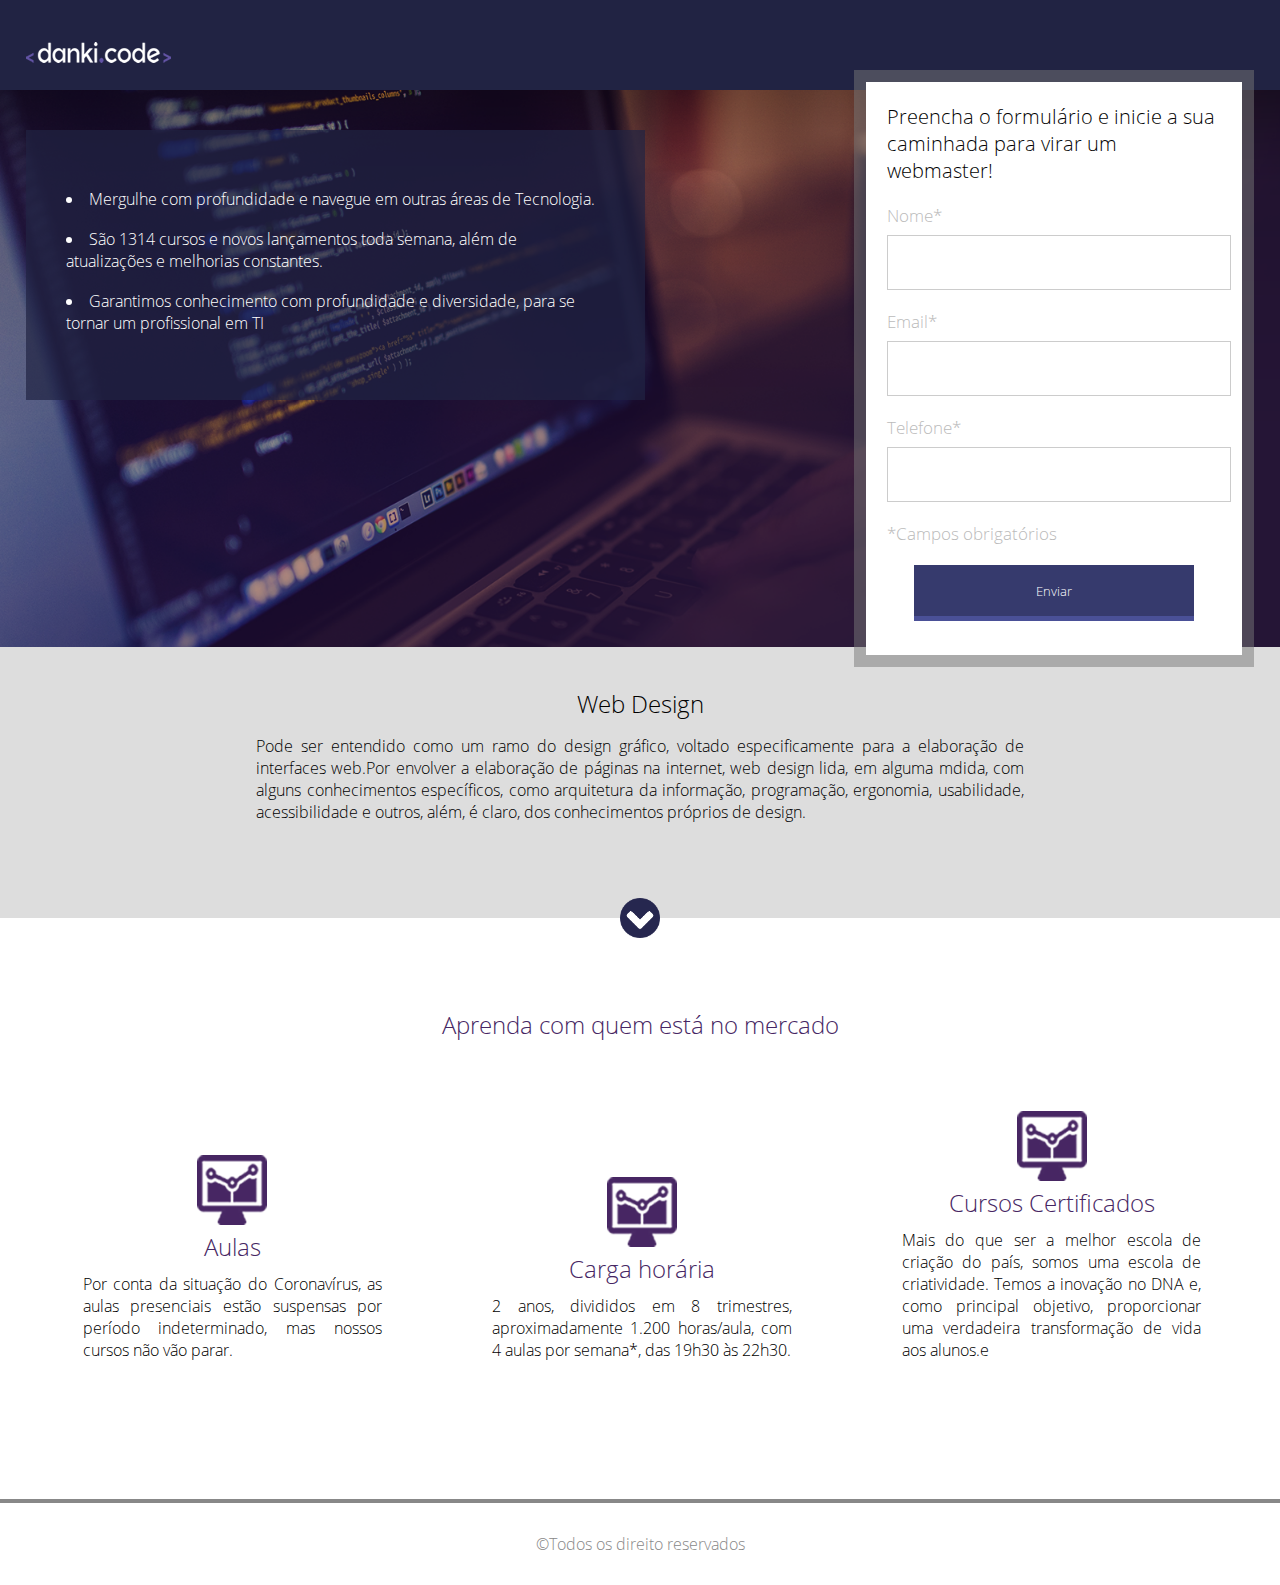
<file: Projeto_01/index.html>
<!doctype html>
<html lang="pt-br">

	<head>
		<meta charset="utf-8" />
		<title>Projeto 01</title>
		<link href="css/style.css" type="text/css" rel="stylesheet" />
	</head>
	<body>

		<div class="header">
			<div class="center">
				<img src="images/logo.png">
			</div>		
		</div>
		
		<div class="container-banner">
			<div class="center">
				<div class="container-list">
					<ul>
						<li>Mergulhe com profundidade e navegue em outras áreas de Tecnologia.</li>
						<li>São 1314 cursos e novos lançamentos toda semana, além de atualizações e melhorias constantes.</li>
						<li>Garantimos conhecimento com profundidade e diversidade, para se tornar um profissional em TI</li>
					</ul>
				</div>
				<div class="form">
					<h2>Preencha o formulário e inicie a sua caminhada para virar um webmaster!</h2>
					<form>
						<div class="input-container">
							<span>Nome*</span>
							<input type="text" name="nome" required>
						</div>

						<div class="input-container">
							<span>Email*</span>
							<input type="text" name="email" required>
						</div>

						<div class="input-container">
							<span>Telefone*</span>
							<input type="text" name="telefone" required>
						</div>

						<p class="warning">*Campos obrigatórios</p>

						<div class="input-submit-container">
							<input type="submit" name="acao" value="Enviar">
						</div>
					</form>
				</div>
				<div class="clear"></div>
			</div>
		</div>

		<div class="container-2">
			<div class="center">
				<h2>Web Design</h2>
				<p>Pode ser entendido como um ramo do design gráfico, voltado especificamente para a elaboração de interfaces web.Por envolver a elaboração de páginas na internet, web design lida, em alguma mdida, com alguns conhecimentos específicos, como arquitetura da informação, programação, ergonomia, usabilidade, acessibilidade e outros, além, é claro, dos conhecimentos próprios de design.</p>
			</div>

			<div class="arrow">

			</div>
		</div>

		<div class="section-1">
			<div class="center">
				<h2>Aprenda com quem está no mercado</h2>
	
				<div class="container-section">
		
					<div class="container-single">
						<div><img src="images/icon.png" /></div>
						<div class="text-container-single">
							<h2>Aulas</h2>
							<p>Por conta da situação do Coronavírus, as aulas presenciais estão suspensas por período indeterminado, mas nossos cursos não vão parar.</p>
						</div>
					</div>
		
					<div class="container-single">
						<div><img src="images/icon.png" /></div>
						<div class="text-container-single">
							<h2>Carga horária</h2>
							<p>2 anos, divididos em 8 trimestres, aproximadamente 1.200 horas/aula, com 4 aulas por semana*, das 19h30 às 22h30.</p>
						</div>
					</div>
		
					<div class="container-single">
						<div><img src="images/icon.png" /></div>
						<div class="text-container-single">
							<h2>Cursos Certificados</h2>
							<p>Mais do que ser a melhor escola de criação do país, somos uma escola de criatividade. Temos a inovação no DNA e, como principal objetivo, proporcionar uma verdadeira transformação de vida aos alunos.e</p>
						</div>
					</div>
		
				</div>
				<div class="clear"></div>
			</div>
		</div>

		<div class="footer">
			<p>&#169;Todos os direito reservados</p>
		</div>
	</body>
</html>
</file>
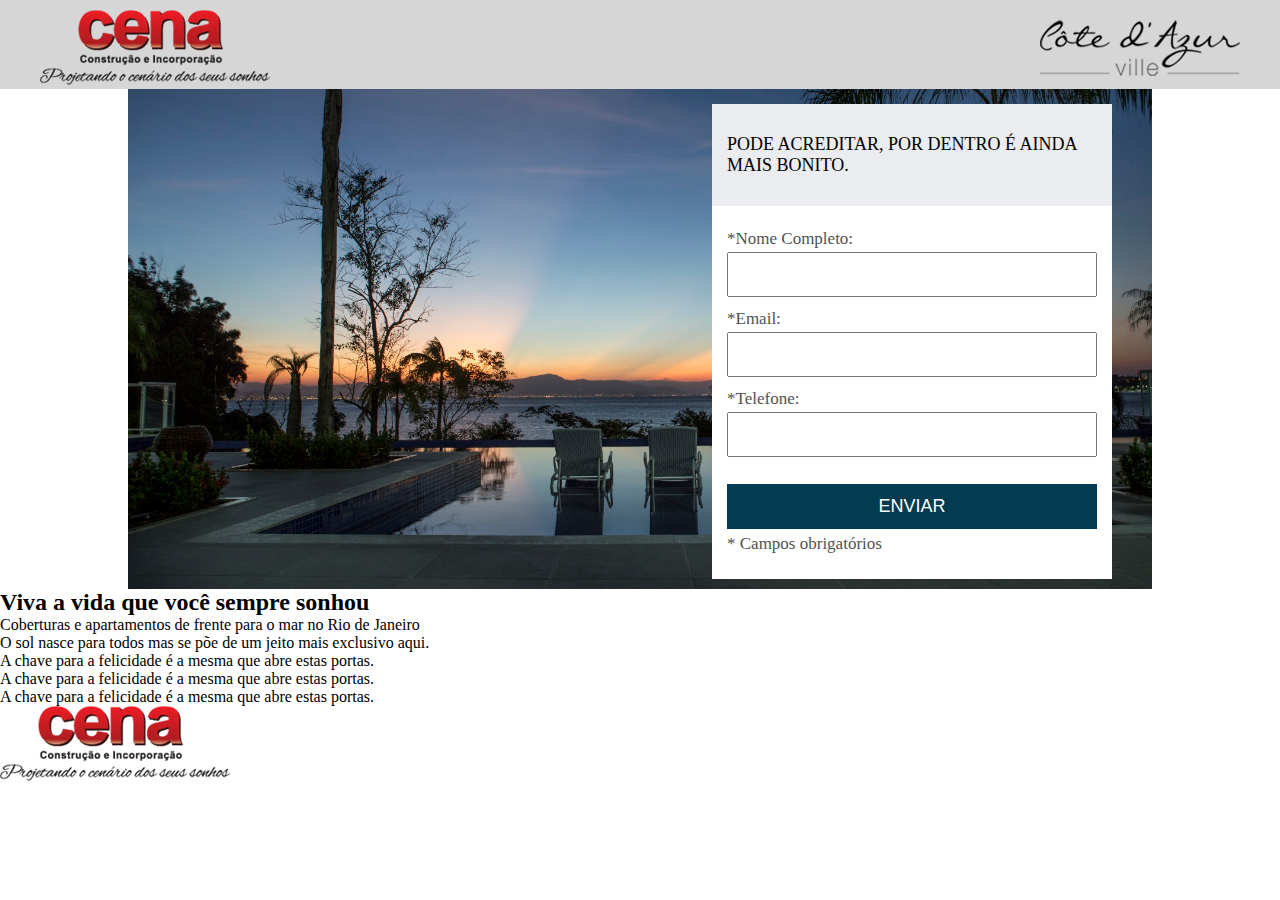
<file: Projeto_02/index.html>
<!DOCTYPE html>
    <html lang="pt-br">
    <head>
        <meta charset="UTF-8">
        <meta http-equiv="X-UA-Compatible" content="IE=edge">
        <meta name="viewport" content="width=device-width, initial-scale=1.0, maximum-scale=1.0">
        <title>Minha Landing Page</title>
        <link rel="stylesheet" href="/Projeto_02/css/style.css">
    </head>
    <body>
        <header>
            <div class="container">
                <div class="logo1">
                    <img src="/Projeto_02/imagens/logo1.png">
                </div>
                <div class="logo2">
                    <img src="/Projeto_02/imagens/logo2.png">
                </div>
            </div>
        </header>

        <section class="cover-form">
            <div class="container-section">
                <div class="container-form">
                    <div class="header-container-form">
                        <h2>PODE ACREDITAR, POR DENTRO É AINDA MAIS BONITO.</h2>
                    </div>
                    <div class="body-container-from">
                        <form>
                            <p>*Nome Completo: </p>
                            <input type="text" name="nome" required>

                            <p>*Email: </p>
                            <input type="text" name="email" required>

                            <p>*Telefone: </p>
                            <input type="text" name="telefone" required>

                            <input type="submit" name="acao" value="Enviar">

                            <p>* Campos obrigatórios</p>
                        </form>
                    </div>    
                </div>
            </div>
        </section>

        <section class="chamada">
            <div class="container-chamada">
                <div>
                    <h2>Viva a vida que você sempre sonhou</h2>
                </div>
                <div>
                    <p>Coberturas e apartamentos de frente para o mar no Rio de Janeiro</p>
                </div>
            </div>
        </section>

        <section class="galeria">
            <div class="container-galeria">
                <div class="flex-mosaico">
                    <div style="background-image: url('imagens/mosaico1.jpg');" class="item1">

                    </div>
                    <div class="item2">
                        <p>O sol nasce para todos mas se põe de um jeito mais exclusivo aqui.</p>
                    </div>
                </div>
                <div class="flex-mosaico">
                    <div class="item2">
                        <p> A chave para a felicidade é a mesma que abre estas portas.</p>
                    </div>
                    <div style="background-image: url('imagens/mosaico2.jpg');" class="item1">
                    </div>
                </div>
                <div class="flex-mosaico">
                    <div style="background-image: url('imagens/mosaico3.jpg');" class="item1">

                    </div>
                    <div class="item2">
                        <p>A chave para a felicidade é a mesma que abre estas portas.</p>
                    </div>
                </div>
                <div class="flex-mosaico">
                    <div class="item2">
                        <p> A chave para a felicidade é a mesma que abre estas portas.</p>
                    </div>
                    <div style="background-image: url('imagens/mosaico4.jpg');" class="item1">
                    </div>
                </div>
            </div>
        </section>

        <footer>
            <div>
                <img src="imagens/logo1.png">
            </div>
        </footer>

    </body>
</html>
</file>
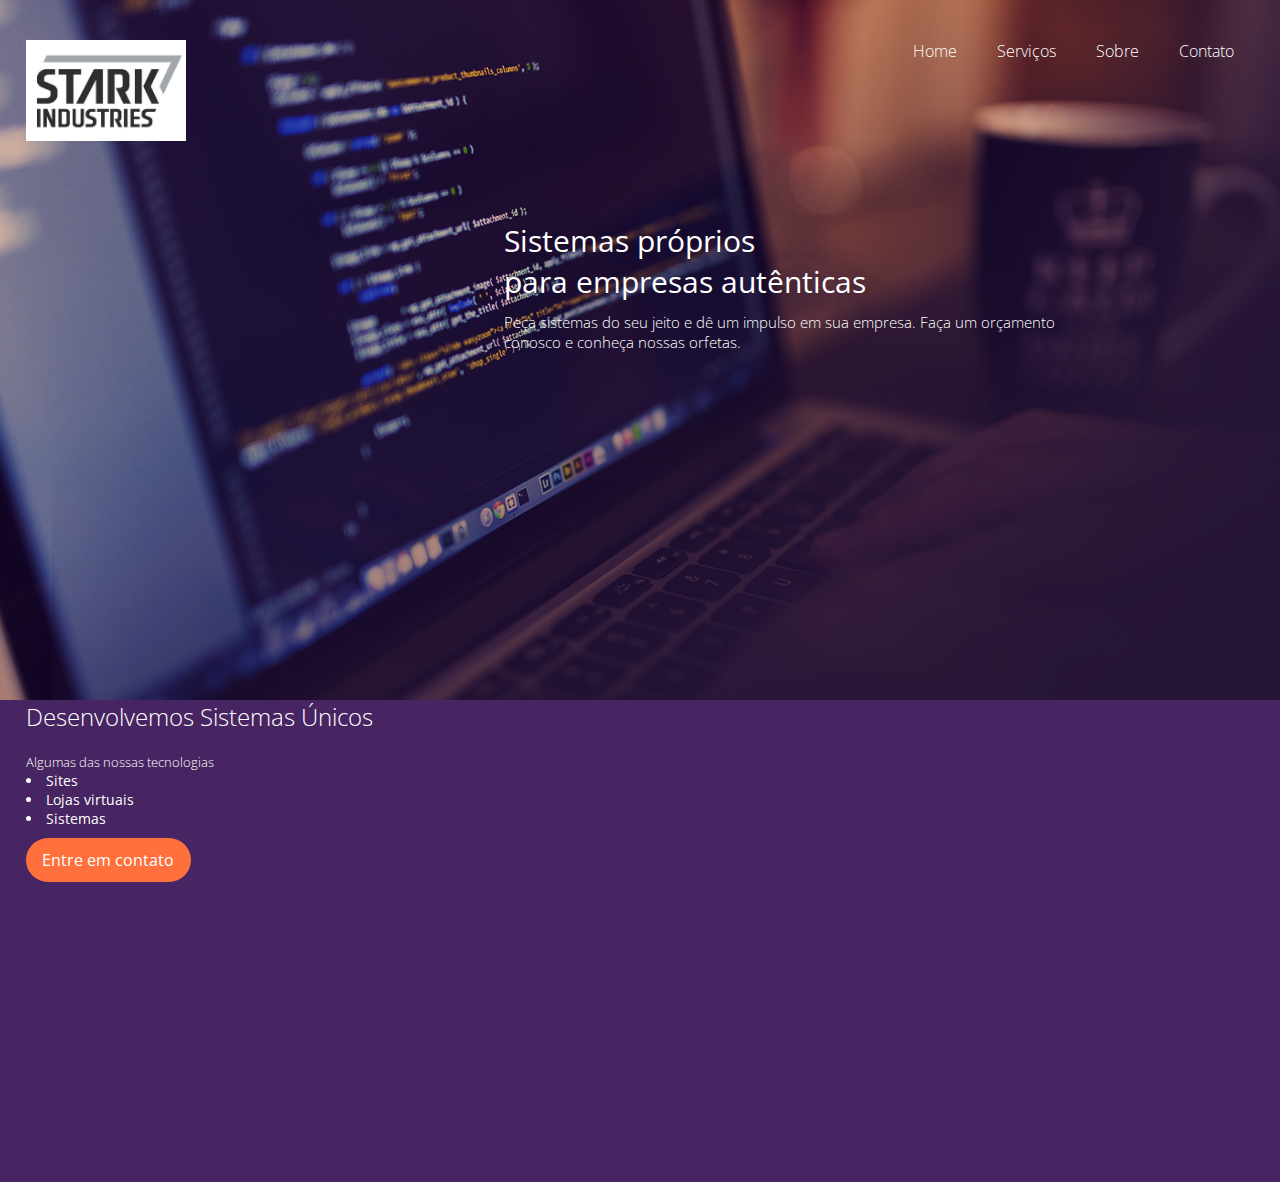
<file: Projeto_04/index.html>
<!DOCTYPE html>
<html lang="pt-br">
<head>
	<title>Projeto 04</title>
	<link href="https://fonts.googleapis.com/css?family=Open+Sans: 300,400" rel="stylesheet">
	<link href="css/style.css" rel="stylesheet" type="text/css">
	<meta charset="utf-8" />
	<meta name="description" content="">
	<meta name="keywords" content="">
	<meta name="viewport" content="width=device-width,initial-scale=1.0,maximum-scale=1.0" />
</head>
	<body>
		<header>
			<div class="container">
				<div class="logo">
					<img src="imagens/logo.png">
				</div>
				<nav>
					<ul>
						<li><a href="">Home</a></li>
						<li><a href="">Serviços</a></li>
						<li><a href="">Sobre</a></li>
						<li><a href="">Contato</a></li>
					</ul>
				</nav>
				<div class="clear"></div>
				<div class="chamada1">
					<h2>Sistemas próprios<br/> para empresas autênticas</h2>
					<p>Peça sistemas do seu jeito e dê um impulso em sua empresa. Faça um orçamento conosco e conheça nossas orfetas.</p>
				</div>
			</div>
		</header>

		<section class="sessao1">
			<div class="container">
				<div class="texto-sessao1">
					<h2>Desenvolvemos Sistemas Únicos </h2>
					<p>Algumas das nossas tecnologias</p>
					<ul>
						<li>Sites</li>
						<li>Lojas virtuais</li>
						<li>Sistemas</li>
					</ul>
					<div class="clear"></div>
					<div class="btn1-texto">
						Entre em contato
					</div>
				</div>
				<div class="device-sessao1">
					
				</div>
				<div class="clear"></div>
			</div>
		</section>

		
			
		
	</body>
</html>
</file>
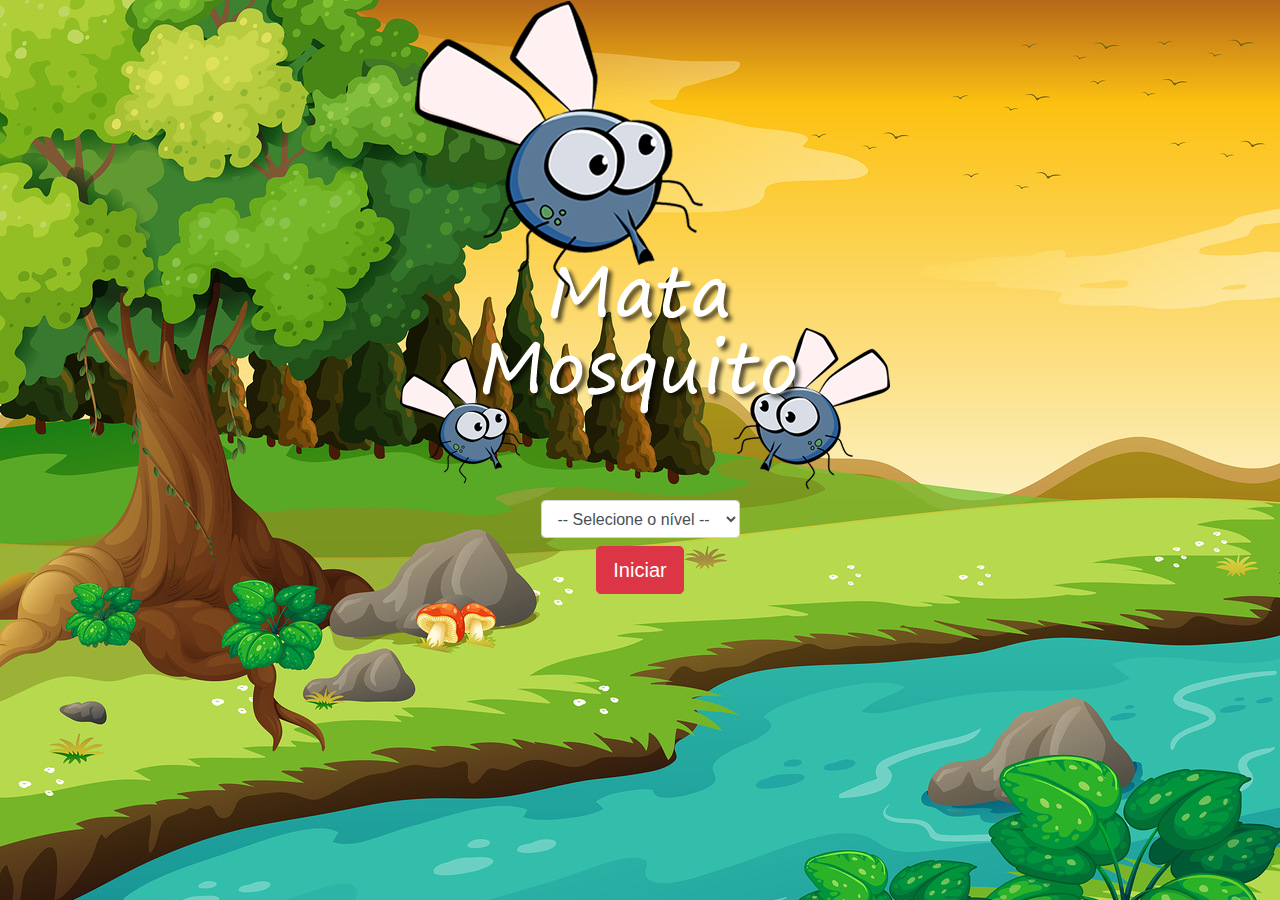
<file: Projeto_05/index.html>
<!DOCTYPE html>
<html>
<head>
	<title></title>
	<meta charset="utf-8">
	
	<link rel="stylesheet" href="https://stackpath.bootstrapcdn.com/bootstrap/4.4.1/css/bootstrap.min.css" integrity="sha384-Vkoo8x4CGsO3+Hhxv8T/Q5PaXtkKtu6ug5TOeNV6gBiFeWPGFN9MuhOf23Q9Ifjh" crossorigin="anonymous">

	
	<link rel="stylesheet" type="text/css" href="estilo.css" />

	<script>

		function iniciarJogo(){
			var nivel = document.getElementById('nivel').value
			if(nivel === ''){
				alert('Selecione um nível para iniciar o jogo')
				return false
			}
			window.location.href = "app.html?" + nivel
		}
		
	</script>

</head>
<body>

	<div class="container">
		<div class="row">
			<div class="col">
				<div class="d-flex justify-content-center">
					<img src="imagens/game.png">
				</div>
			</div>
		</div>

		
		<div class="row">
			<div class="col">
				<div class="d-flex justify-content-center">
					<div class="mb-2">
					<select class="form-control" id="nivel">
						<option value="">-- Selecione o nível --</option>
						<option value="normal">-- Normal --</option>
						<option value="dificil">-- Difícil --</option>
						<option value="chucknorris">-- Chuck Norris --</option>
					</select>
					</div>
			</div>	
				</div>
		</div>
		
		<div class="row">
			<div class="col">
				<div class="d-flex justify-content-center">
					<button type="button" class="btn btn-danger btn-lg" onclick="iniciarJogo()">Iniciar</button>
				</div>
			</div>
		</div>
	</div>
	


</body>
</html>
</file>
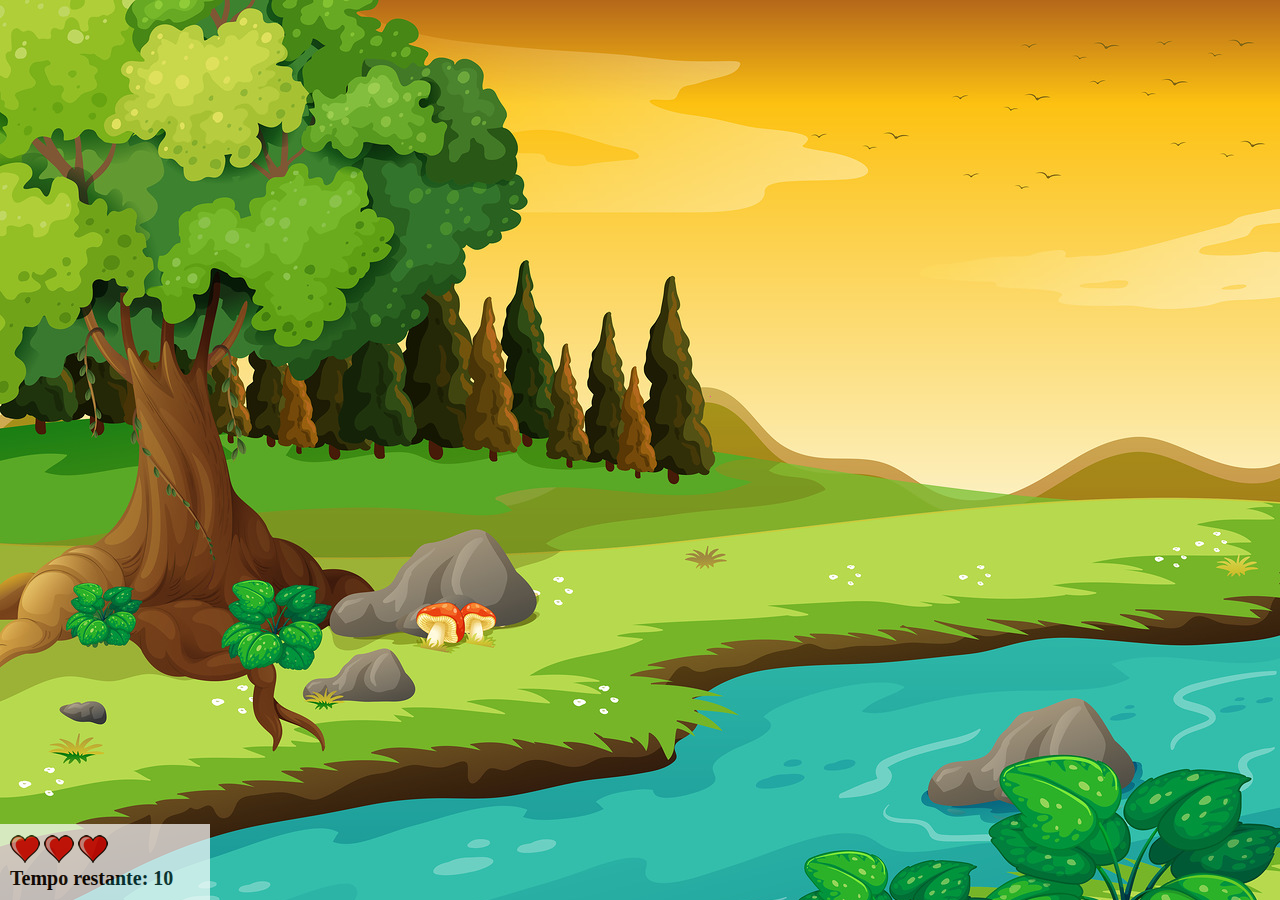
<file: Projeto_05/app.html>
<!DOCTYPE html>
<html>
<head>

	<title></title>
	<meta charset="utf-8">
	<link rel="stylesheet" type="text/css" href="estilo.css"/>
	<script src="jogo.js"></script>

</head>
<body onresize="ajustaTamanhoPalcoJogo()">

	<div class="painel">
		<div class="vidas">
			<img id="v1" src="imagens/coracao_cheio.png"/>
			<img id="v2" src="imagens/coracao_cheio.png"/>
			<img id="v3" src="imagens/coracao_cheio.png"/>
		</div>
		 	<div class="cronometro">Tempo restante: <span id="cronometro"></span>
			
			</div>
	</div>

	<script>
		document.getElementById('cronometro').innerHTML = tempo

		var criaMosca = setInterval(function(){
			posicaoRandomica()
		}, criaMoscaTempo)
	</script>
</body>
</html>
</file>
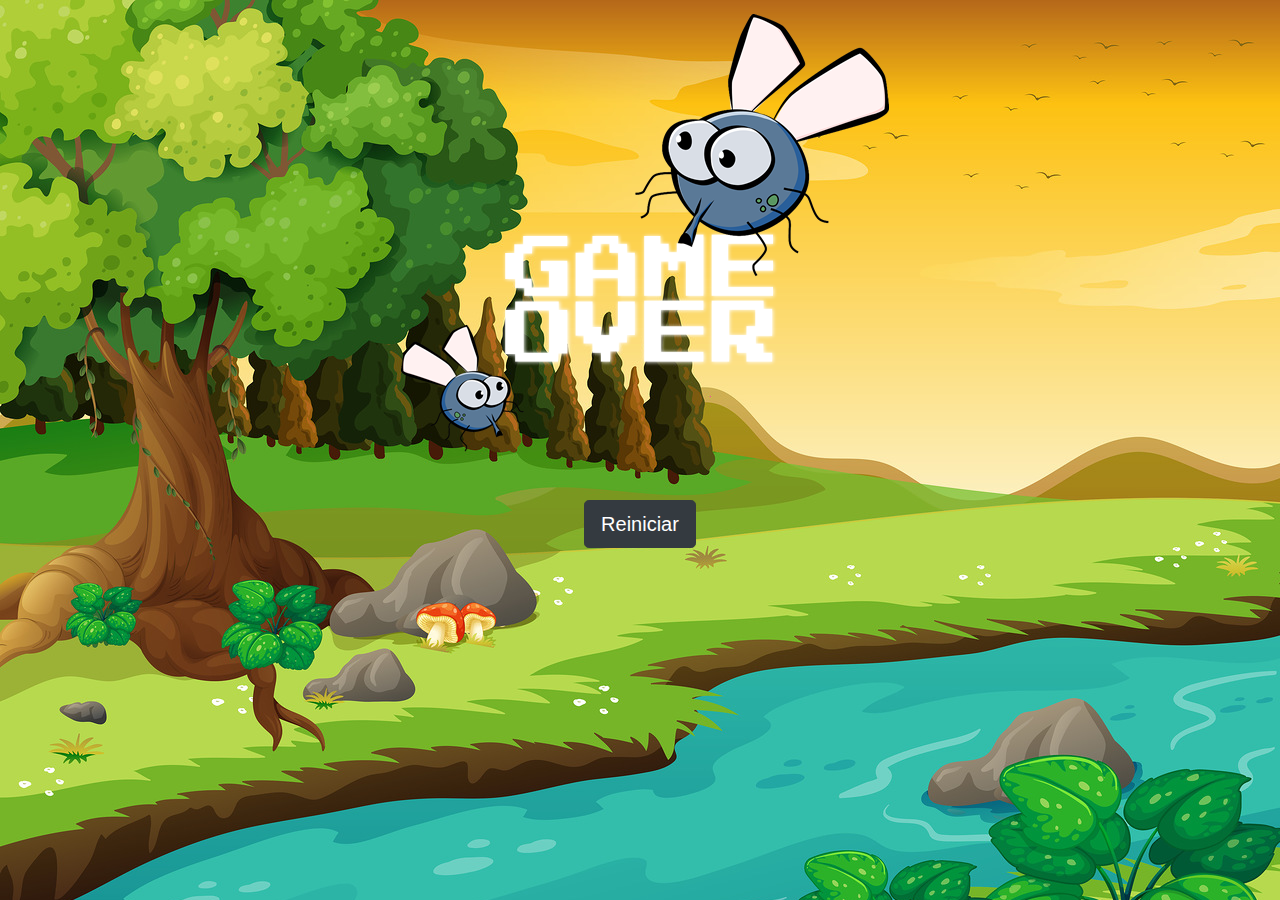
<file: Projeto_05/fim_de_jogo.html>
<!DOCTYPE html>
<html>
<head>
	<title></title>
	<meta charset="utf-8">
	
	<link rel="stylesheet" href="https://stackpath.bootstrapcdn.com/bootstrap/4.4.1/css/bootstrap.min.css" integrity="sha384-Vkoo8x4CGsO3+Hhxv8T/Q5PaXtkKtu6ug5TOeNV6gBiFeWPGFN9MuhOf23Q9Ifjh" crossorigin="anonymous">

	
	<link rel="stylesheet" type="text/css" href="estilo.css" />

</head>
<body>

	<div class="container">
		<div class="row">
			<div class="col">
				<div class="d-flex justify-content-center">
					<img src="imagens/game_over.png">
				</div>
			</div>
		</div>
		<div class="container">
		<div class="row">
			<div class="col">
				<div class="d-flex justify-content-center">
					<button type="button" class="btn btn-dark btn-lg" onclick="window.location.href = 'index.html'" >Reiniciar</button>
				</div>
			</div>
		</div>
	</div>
	</div>


</body>
</html>
</file>
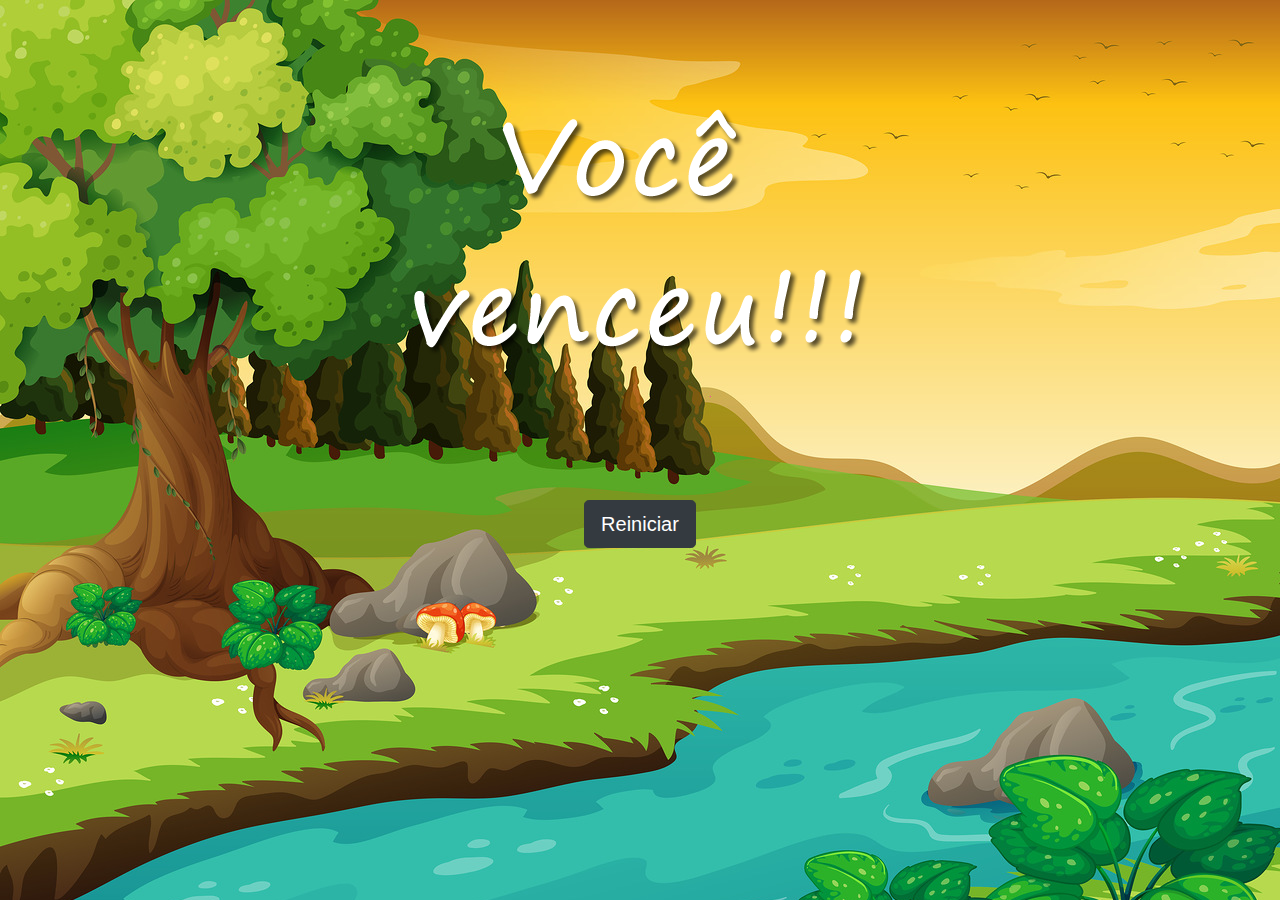
<file: Projeto_05/vitoria.html>
<!DOCTYPE html>
<html>
<head>
	<title></title>
	<meta charset="utf-8">
	
	<link rel="stylesheet" href="https://stackpath.bootstrapcdn.com/bootstrap/4.4.1/css/bootstrap.min.css" integrity="sha384-Vkoo8x4CGsO3+Hhxv8T/Q5PaXtkKtu6ug5TOeNV6gBiFeWPGFN9MuhOf23Q9Ifjh" crossorigin="anonymous">

	
	<link rel="stylesheet" type="text/css" href="estilo.css" />

</head>
<body>

	<div class="container">
		<div class="row">
			<div class="col">
				<div class="d-flex justify-content-center">
					<img src="imagens/vitoria.png">
				</div>
			</div>
		</div>
		
		<div class="row">
			<div class="col">
				<div class="d-flex justify-content-center">
					<button type="button" class="btn btn-dark btn-lg" onclick="window.location.href = 'index.html'" >Reiniciar</button>
				</div>
			</div>
		</div>
	</div>
	</div>


</body>
</html>
</file>
<file: Projeto_01/css/style.css>
*{
	margin: 0;
	padding: 0;
	box-sizing: border-box;
	font-family: "Open-Sans";
}

@font-face {
	src:url('../fonts/OpenSans-Light.ttf');
	font-family: "Open-Sans";
}

.clear{
	clear: both;
}

.header{
	min-width: 100%;
	width: 100%;
	height: 90px;
	background-color: #212343;
	display: flex;
	align-items: center;
	padding: 0 2%;
}

.center{
	max-width: 1280px;
	width:100%;
	margin: 0 auto;
}

.header img{
	margin-top: 19px;
}

.container-banner{
	width: 100%;
	height: 557px;
	background-image: url('../images/header_bg.png');
	background-size: cover;
	background-position: center;
	padding: 0 2%;
}

.container-banner > .center{
	height: 100%;
	/*text-align: right;*/
}

.form{
	width: 400px;
	height: calc(100% + 40px);
	background-color: white;
	float: right;
	position: relative;
	top: -20px;
	border-width: 12px;
	border-color: rgba(120, 120, 120, 0.5);
	border-style: solid;
	background-color: white;
	background-clip: padding-box;
	padding: 21px;
	/*display: inline-block;*/
}

.form h2{
	font-weight: normal;
	counter-reset: #999999;
	font-size: 20px;
}

.input-container{
	margin-top: 20px;
}

.input-container span, .form p{
	width: 100%;
	display: inline-block;
	color: #BBBBBB;
	font-size: 17px;
}

form p{
	margin: 20px 0;
}

.input-container input[type=text]{
	margin-top: 8px;
	width: 344px;
	height: 55px;
	border: 1px solid #CCCCCC;
}

.form .input-submit-container{
	text-align: center;
}

.input-submit-container input[type=submit]{
	
	width: 280px;
	height: 56px;
	background-color: #363a6d;
	color: white;
	display: inline-block;
	border: 0;
	border-bottom: 5px  solid #4a5097;
	cursor: pointer;
}

.input-submit-container input[type=submit]:hover{
	background-color: #323665;
}

.container-list{
	padding: 40px;
	margin-top: 40px;
	float: left;
	width: 619px;
	height: 270px;
	background-color: rgba(33,35,67, 0.7);
}

.container-list ul{
	list-style-position: inside;
}

.container-list ul li{
	margin-top: 18px;
	color: white;
}


.container-2{
	padding: 40px 2%;
	background-color: #DDDDDD;
	text-align: center;
}

.container-2 h2{
	font-weight: normal;
}

.container-2 p{
	width: 100%;
	max-width: 768px;
	display: inline-block;
	text-align: justify;
	margin: 15px 0;
}

.arrow{
	position: relative;
	top: 60px;
	left: 50%;
	margin-left: -20px;
	width: 40px;
	height: 40px;
	background-image: url('../images/arrow.png');
	background-size: 100% 100%;
}

.section-1{
	padding: 90px 2%;
}

.section-1 h2{
	text-align: center;
	color: #462663;
	font-weight: normal;
}

.container-section {
	margin-top: 40px;
	text-align: center;
}

.container-single {
	width: 33.333%;
	padding: 30px;
	display: inline-block;
	margin-right: -4px;
	
}

.container-single p{
	text-align: justify;
	padding: 10px 25px;
	display: inline-block;
}

.container-single img{
	width: 70px;
}

.footer{
	padding: 30px 0;
	border-top:4px solid #888888; 
	text-align: center;
	color: #888888;
	/*clear: both;*/
}

.footer{
	margin-top: 8px;
}

@media(max-width: 920px){
	.header{	
		text-align: center;
	}

	.container-banner{
		height: auto;
		text-align: center;
	}

	.form{
		float: none;
		top: 0;
		max-width: 400px;
		width: 90%;
		height: auto;
		display: inline-block;
		margin-top: 20px;
	}

	.container-list{
		float: none;
		width: 90%;
		max-width: 500px;
		display: inline-block;
	}

	.container-single{
		width: 100%;
		display: inline-block;
	}

}
</file>
<file: Projeto_02/css/style.css>
*{
    margin: 0;
    padding: 0;
    box-sizing: border-box;
}

html, body{
    height: 100%;
}

header .container{
    display: flex;
    justify-content:space-between;
    background-color: #D6D6D6;
    width: 100%;
    align-items: center;
}

.logo1{
    margin: 10px 0 0 40px;
}

.logo2{
    margin: 10px 40px 0 0;
}

section .cover-form{
    width: 100%;
    padding: 0 2%;
}

.container-section{
    background-image: url('/Projeto_02/imagens/bg-form.jpg');
    height: 500px;
    background-size: cover;
    background-position: center;
    width: 80%;
    margin-left: auto;
    margin-right: auto;
}

.container-section h2{
    background-color: rgba(234, 236, 239);
    padding: 30px 15px;
    color: black;
    font-size: 18px;
    font-weight: normal;
}

.container-form{
    float: right;
    width: 400px;
    height: 95%;
    margin-right: 40px;
    margin-top: 1.5%;
    background-color: white;
}


.container-form form{
    margin-top: 8px;
    padding: 15px;
}

.container-form form p{
    font-size: 17px;
    color: #525252;
    margin-bottom: 3px;
}

.container-form form input[type=text]{
    width: 100%;
    height: 45px;
    padding: 5px;
    margin-bottom: 10px
    border 1px solid #ccc;
    margin-bottom: 12px;
}

.container-form form input[type=submit]{
    width: 100%;
    height: 45px;
    margin-top: 15px;
    margin-bottom: 5px;
    background-color: #033c50;
    text-transform: uppercase;
    color: white;
    font-size: 18px;
    cursor: pointer;
    border: 0;
}


@media(max-width:550px){
    header .container{
        display:inline-block ;
        width: 100%;
        text-align: center;
        padding: 0 2%;
    }
    
    .logo1{
        margin-top: 10px;
    }
    .logo2{
        margin: 20px 0 10px 15px;
    }
}
</file>
<file: Projeto_04/css/style.css>
*{
	margin: 0;
	padding: 0;
	box-sizing: border-box;
	font-family: "Open Sans";
}

html, body {
	height: 100%;
}

.container{
	max-width: 1280px;
	margin: 0 auto;
}

header{
	width: 100%;
	height: 90vh;
	max-height: 700px;
	background-size: cover;
	background-position: center;
	background-image: url('../imagens/capa.png');
	padding: 40px 2%;
	font-weight: 300;
}

header nav{
	float: right;
}

header .logo{
	float: left;
	width: 160px;
	height: 40px;
}

.logo img{
	width: 100%;
}

header nav ul{
	list-style-type: none;
}

header nav li {
	float: left;
	margin: 0 20px;
}

header li a{
	text-decoration: none;
	color: white;
}

.clear{clear: both;}

.chamada1{
	max-width: 600px;
	float: right;
	margin: 140px 150px;
}

.chamada1 h2{
	font-size: 30px;
	color: white;
	font-weight: normal;
}

.chamada1 p{
	font-size: 15px;
	color: white;
	margin-top: 10px;
}

section.sessao1{
	width: 100%;
	background-color: #472562;
	padding: 0 2%;
}

.texto-sessao1{
	float: left;
	color: white;
	width: 60%;
}

.texto-sessao1 h2{
	font-weight: 300;
}

.texto-sessao1 p{
	margin-top: 20px;
	font-size: 13px;
	font-weight: 300;
}

.texto-sessao1 ul{
	font-size: 14px;
	list-style-position: inside;
}

.texto-sessao1 ul li{
	float: left;
	width: 100%;
}

.btn1-texto{
	background-color: #FF703D;
	width: 165px;
	height: 44px;
	color: white;
	cursor: pointer;
	margin-top: 10px;
	text-align: center;
	line-height: 44px;
	border-radius: 30px;
}

.device-sessao1{
	float: left;
	width: 50%;
	background-attachment: url('../imagens/device.png');
	background-repeat:  no-repeat;
	background-size: 100% auto;
	height: 300px;
}
</file>
<file: Projeto_05/estilo.css>
html {
	cursor: url(imagens/mata_mosca.png) 30 30, auto;
}

body {
	background-image: url(imagens/bg.jpg);
	background-repeat: no-repeat; 
}

.mosquito1 {
	width: 50px;
	height:50px;
}

.mosquito2 {
	width: 80px;
	height:80px;
}

.mosquito3{
	width: 100px;
	height:100px;
}

.ladoA {
	transform: scaleX(1);
}

.ladoB {
	transform: scaleX(-1);
}
.painel {
	position: absolute;
	width: 190px;
	padding: 10px;
	left: 0px;
	bottom: 0px;
	border-top:solid 1px #fff;
	background-color: #fff;
	opacity: 0.7
}

.vidas {
	float: left;
}


.cronometro {
	float: left;
	font-size: 20px;
	font-weight: bold; 
}
</file>
